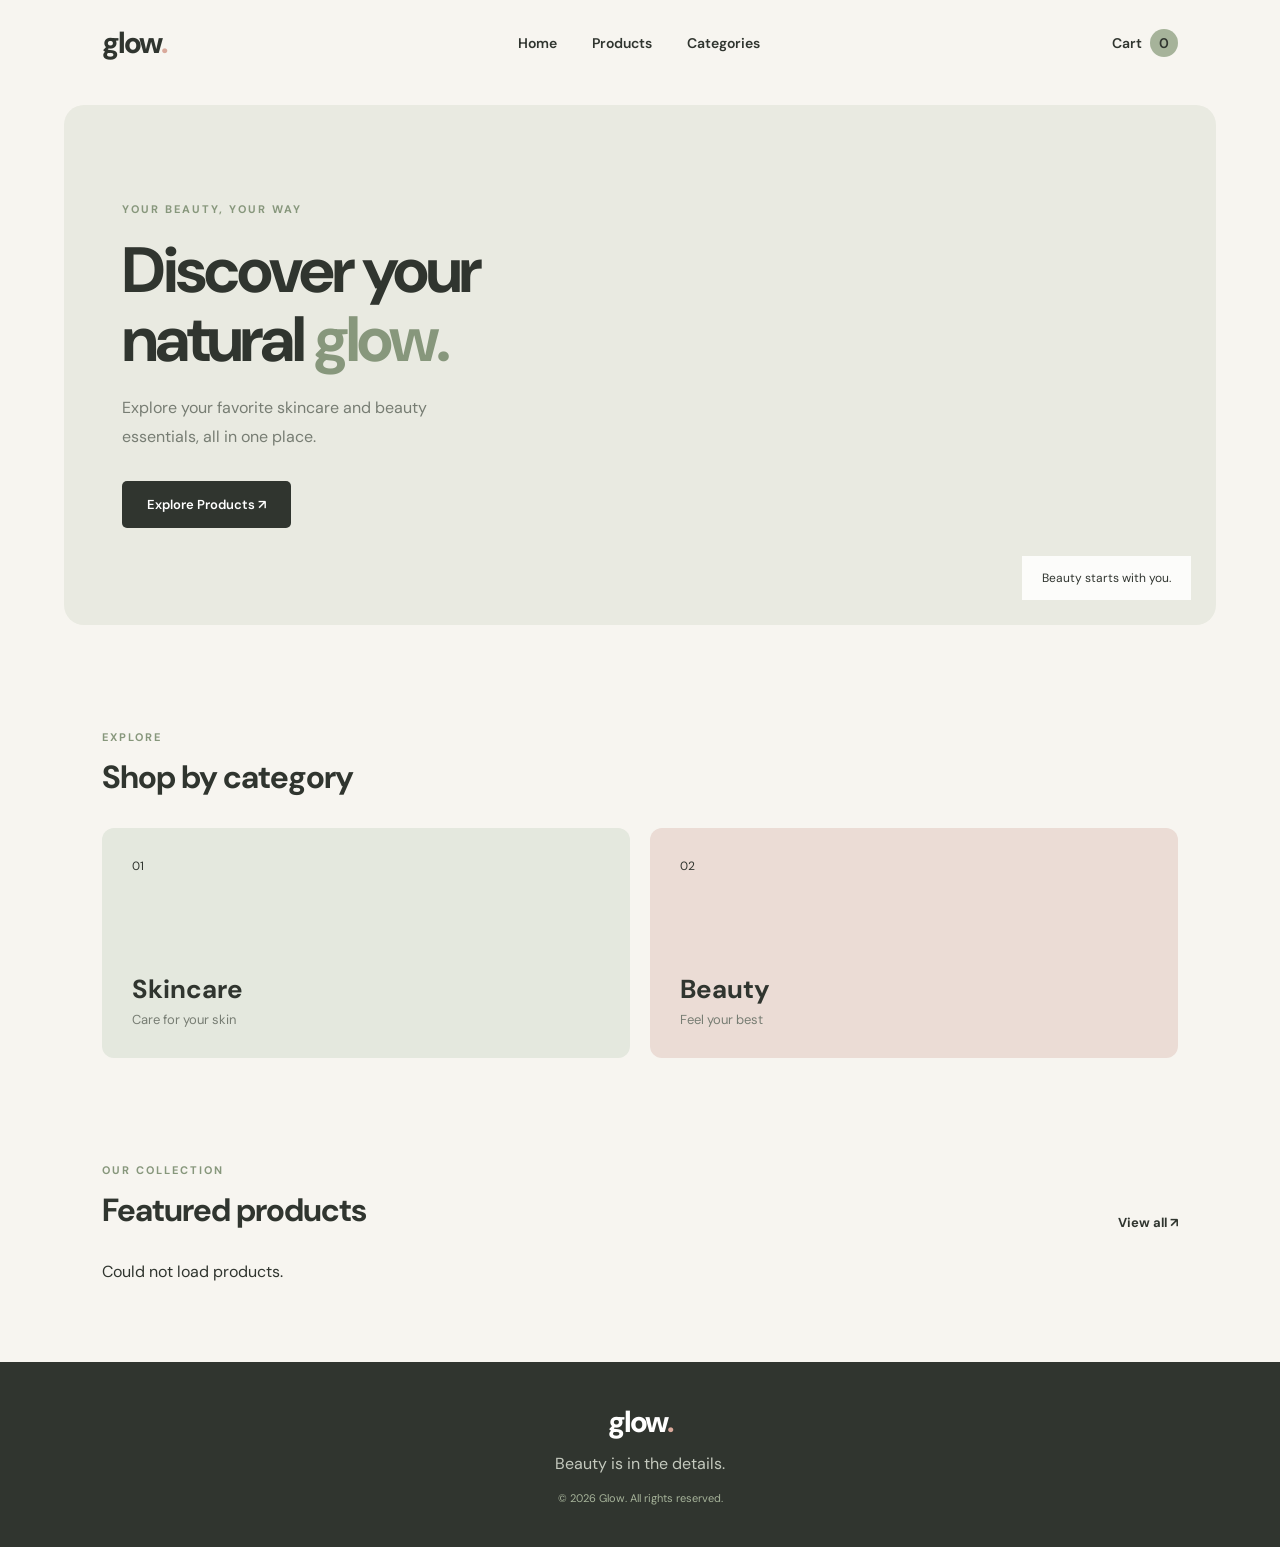
<file: index.html>
<!DOCTYPE html>
<html lang="en">
<head>
    <meta charset="UTF-8">
    <meta name="viewport" content="width=device-width, initial-scale=1.0">
    <title>Glow - Beauty Store</title>
    <link rel="stylesheet" href="css/Style.css">
    <link rel="preconnect" href="https://fonts.googleapis.com">
    <link rel="preconnect" href="https://fonts.gstatic.com" crossorigin>
    <link href="https://fonts.googleapis.com/css2?family=DM+Sans:wght@400;500;600;700;800&display=swap" rel="stylesheet">
</head>
<body>

    <header class="navbar">
        <a href="index.html" class="logo">glow<span>.</span></a>

        <nav>
            <a href="index.html">Home</a>
            <a href="products.html">Products</a>
            <a href="#categories">Categories</a>
        </nav>

        <a href="cart.html" class="cart-link">Cart <span>0</span></a>
    </header>

    <main>
        <section class="hero">
            <div class="hero-content">
                <span class="eyebrow">YOUR BEAUTY, YOUR WAY</span>
                <h1>Discover your<br>natural <span>glow.</span></h1>
                <p>Explore your favorite skincare and beauty essentials, all in one place.</p>
                <a href="products.html" class="primary-btn">Explore Products ↗</a>
            </div>

            <div class="hero-image">
                <div class="image-label">Beauty starts with you.</div>
            </div>
        </section>

        <section class="categories" id="categories">
            <div class="section-heading">
                <div>
                    <span class="eyebrow">EXPLORE</span>
                    <h2>Shop by category</h2>
                </div>
            </div>

            <div class="category-grid">
                <a href="products.html" class="category-card skin">
                    <span>01</span>
                    <h3>Skincare</h3>
                    <p>Care for your skin</p>
                </a>

                <a href="products.html" class="category-card beauty">
                    <span>02</span>
                    <h3>Beauty</h3>
                    <p>Feel your best</p>
                </a>
            </div>
        </section>

        <section class="featured">
            <div class="section-heading">
                <div>
                    <span class="eyebrow">OUR COLLECTION</span>
                    <h2>Featured products</h2>
                </div>
                <a href="products.html" class="view-all">View all ↗</a>
            </div>

            <div id="products-container" class="products-grid">
                <p>Loading products...</p>
            </div>
        </section>
    </main>

    <footer>
        <a href="index.html" class="logo">glow<span>.</span></a>
        <p>Beauty is in the details.</p>
        <small>© 2026 Glow. All rights reserved.</small>
    </footer>

    <script src="js/Js.js"></script>
</body>
</html>
</file>
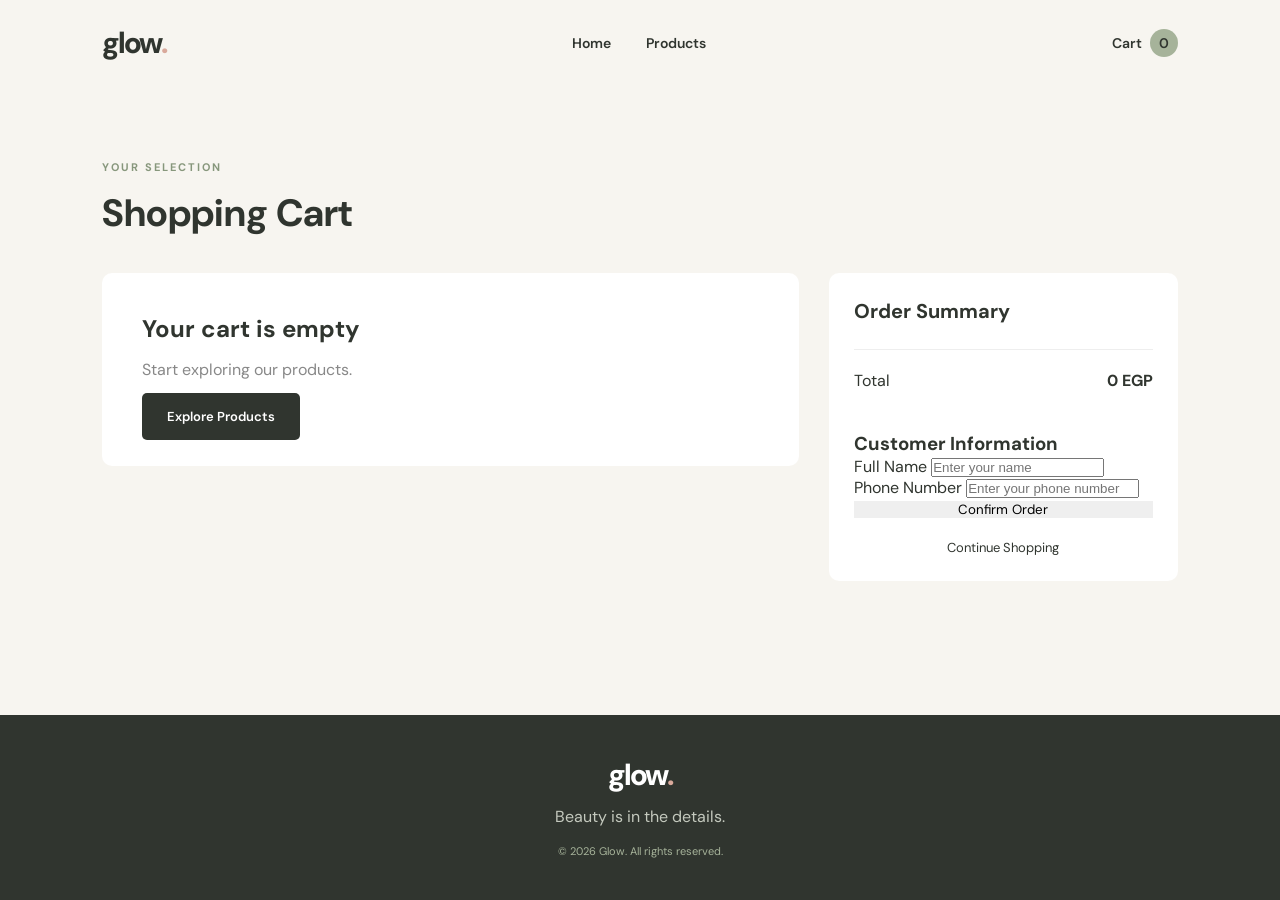
<file: cart.html>
<!DOCTYPE html>
<html lang="en">
<head>
    <meta charset="UTF-8">
    <meta name="viewport" content="width=device-width, initial-scale=1.0">
    <title>My Cart | Glow</title>
    <link rel="stylesheet" href="css/Style.css">
    <link href="https://fonts.googleapis.com/css2?family=DM+Sans:wght@400;500;600;700;800&display=swap" rel="stylesheet">
</head>
<body>

    <header class="navbar">
        <a href="index.html" class="logo">glow<span>.</span></a>

        <nav>
            <a href="index.html">Home</a>
            <a href="products.html">Products</a>
        </nav>

        <a href="cart.html" class="cart-link">
            Cart <span id="cart-count">0</span>
        </a>
    </header>

    <main class="cart-page">
        <span class="eyebrow">YOUR SELECTION</span>
        <h1>Shopping Cart</h1>

        <div class="cart-layout">
            <div id="cart-items">
                <p>Loading cart...</p>
            </div>

            <div class="cart-summary">
                <h2>Order Summary</h2>

                <div class="summary-line">
                    <span>Total</span>
                    <strong id="cart-total">0 EGP</strong>
                </div>

                <div class="checkout-form">
                    <h3>Customer Information</h3>

                    <form id="checkout-form">

                        <label for="customer-name">Full Name</label>
                        <input
                            type="text"
                            id="customer-name"
                            placeholder="Enter your name"
                            required
                        >
                            <br>
                        <label for="customer-phone">Phone Number</label>
                        <input
                            type="tel"
                            id="customer-phone"
                            placeholder="Enter your phone number"
                            required
                        >

                        <button type="submit" id="checkout-btn">
                            Confirm Order
                        </button>

                    </form>
                </div>

                <a href="products.html" class="continue-shopping">
                    Continue Shopping
                </a>
            </div>

        </div>
    </main>

    <footer>
        <a href="index.html" class="logo">glow<span>.</span></a>
        <p>Beauty is in the details.</p>
        <small>© 2026 Glow. All rights reserved.</small>
    </footer>

    <script src="js/Js.js"></script>
</body>
</html>
</file>
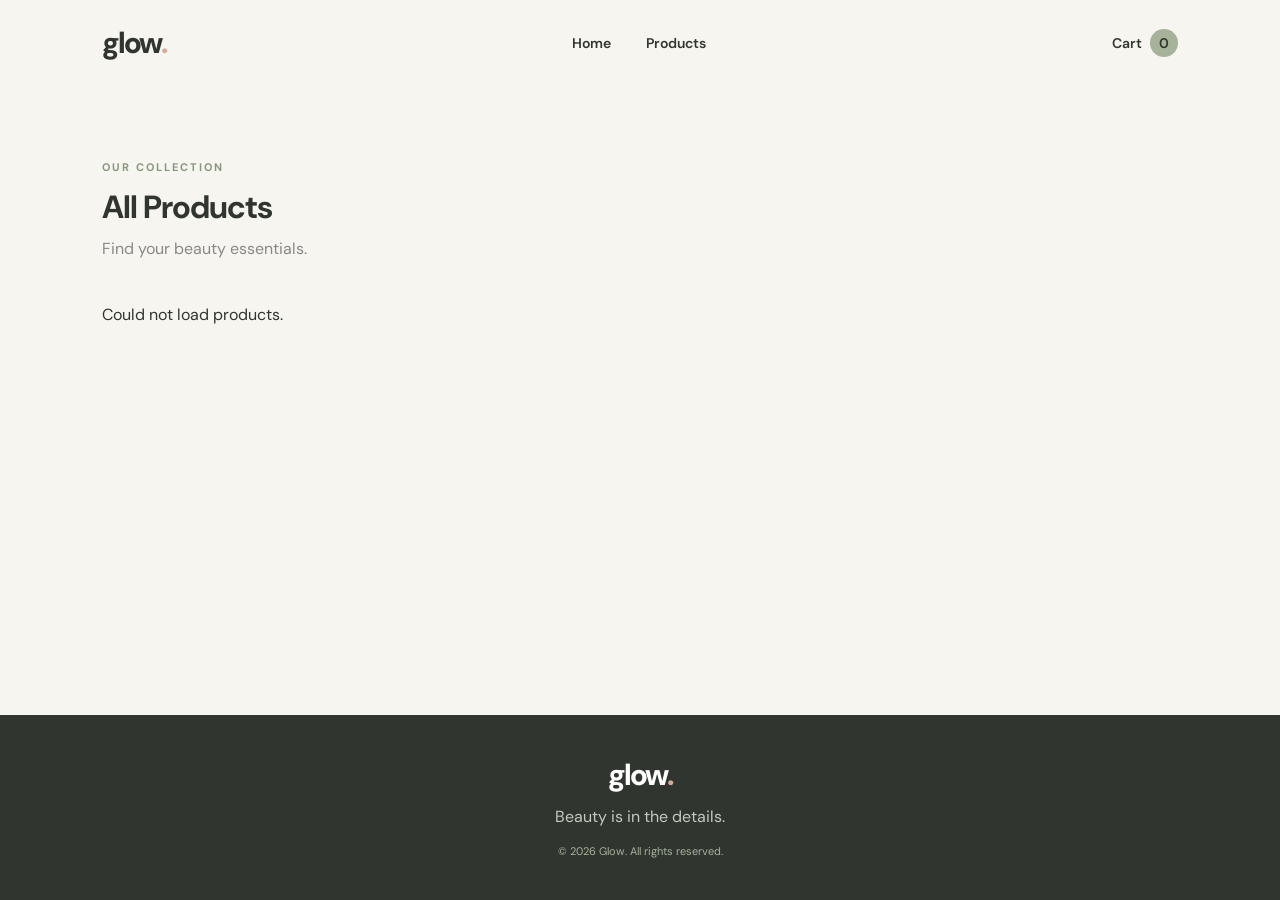
<file: products.html>
<!DOCTYPE html>
<html lang="en">
<head>
    <meta charset="UTF-8">
    <meta name="viewport" content="width=device-width, initial-scale=1.0">
    <title>Products | Glow</title>
    <link rel="stylesheet" href="css/Style.css">
    <link rel="preconnect" href="https://fonts.googleapis.com">
    <link href="https://fonts.googleapis.com/css2?family=DM+Sans:wght@400;500;600;700;800&display=swap" rel="stylesheet">
</head>
<body>

    <header class="navbar">
        <a href="index.html" class="logo">glow<span>.</span></a>

        <nav>
            <a href="index.html">Home</a>
            <a href="products.html">Products</a>
        </nav>

        <a href="cart.html" class="cart-link">
            Cart <span id="cart-count">0</span>
        </a>
    </header>

    <main class="products-page">
        <div class="section-heading">
            <div>
                <span class="eyebrow">OUR COLLECTION</span>
                <h2>All Products</h2>
                <p>Find your beauty essentials.</p>
            </div>
        </div>

        <div id="products-container" class="products-grid">
            <p>Loading products...</p>
        </div>
    </main>

    <footer>
        <a href="index.html" class="logo">glow<span>.</span></a>
        <p>Beauty is in the details.</p>
        <small>© 2026 Glow. All rights reserved.</small>
    </footer>

    <script src="js/Js.js"></script>
</body>
</html>
</file>
<file: css/Style.css>
* {
    margin: 0;
    padding: 0;
    box-sizing: border-box;
}

:root {
    --ivory: #F7F5F0;
    --dark: #30352F;
    --sage: #A6B39A;
    --peach: #D9A99B;
    --white: #FFFFFF;
}

body {
    font-family: 'DM Sans', sans-serif;
    background: var(--ivory);
    color: var(--dark);
}

a {
    text-decoration: none;
    color: inherit;
}

.navbar {
    height: 85px;
    padding: 0 8%;
    display: flex;
    align-items: center;
    justify-content: space-between;
    background: var(--ivory);
}

.logo {
    font-size: 30px;
    font-weight: 800;
    letter-spacing: -2px;
}

.logo span {
    color: var(--peach);
}

.navbar nav {
    display: flex;
    gap: 35px;
}

.navbar nav a,
.cart-link {
    font-size: 14px;
    font-weight: 600;
}

.navbar nav a:hover {
    color: #87977C;
}

.cart-link span {
    background: var(--sage);
    padding: 5px 9px;
    border-radius: 50%;
    margin-left: 5px;
}

.hero {
    margin: 20px 5% 80px;
    min-height: 520px;
    display: grid;
    grid-template-columns: 1fr 1fr;
    background: #E9EAE1;
    border-radius: 20px;
    overflow: hidden;
}

.hero-content {
    padding: 80px 10%;
    display: flex;
    flex-direction: column;
    align-items: flex-start;
    justify-content: center;
}

.eyebrow {
    color: #87977C;
    font-size: 11px;
    font-weight: 700;
    letter-spacing: 2px;
}

.hero h1 {
    font-size: clamp(45px, 5vw, 70px);
    line-height: 1.08;
    margin: 20px 0;
    letter-spacing: -3px;
}

.hero h1 span {
    color: #87977C;
}

.hero p {
    max-width: 370px;
    color: #777D73;
    line-height: 1.8;
    margin-bottom: 30px;
}

.primary-btn {
    background: var(--dark);
    color: white;
    padding: 15px 25px;
    border-radius: 5px;
    font-size: 13px;
    font-weight: 600;
    transition: 0.3s;
}

.primary-btn:hover {
    background: #87977C;
}

.hero-image {
    background:
        linear-gradient(90deg, rgba(233,234,225,0.1), transparent),
        url("https://images.unsplash.com/photo-1608248543803-ba4f8c70ae0b?w=1000") center/cover;
    position: relative;
}

.image-label {
    position: absolute;
    bottom: 25px;
    right: 25px;
    background: rgba(255,255,255,0.85);
    padding: 14px 20px;
    font-size: 12px;
}

.categories,
.featured {
    padding: 20px 8% 80px;
}

.section-heading {
    display: flex;
    justify-content: space-between;
    align-items: end;
    margin-bottom: 30px;
}

.section-heading h2 {
    font-size: 32px;
    margin-top: 10px;
    letter-spacing: -1px;
}

.category-grid {
    display: grid;
    grid-template-columns: 1fr 1fr;
    gap: 20px;
}

.category-card {
    min-height: 230px;
    padding: 30px;
    border-radius: 12px;
    display: flex;
    flex-direction: column;
    justify-content: end;
    transition: 0.3s;
}

.category-card:hover {
    transform: translateY(-5px);
}

.category-card.skin {
    background: #E4E8DE;
}

.category-card.beauty {
    background: #EBDCD5;
}

.category-card span {
    font-size: 12px;
    margin-bottom: auto;
}

.category-card h3 {
    font-size: 26px;
}

.category-card p {
    font-size: 13px;
    margin-top: 5px;
    color: #777D73;
}

.view-all {
    font-size: 13px;
    font-weight: 700;
}

.products-grid {
    display: grid;
    grid-template-columns: repeat(3, 1fr);
    gap: 22px;
}

.product-card {
    background: white;
    border-radius: 10px;
    overflow: hidden;
}

.product-card img {
    width: 100%;
    height: 260px;
    object-fit: cover;
    background: #E9EAE1;
}

.product-info {
    padding: 18px;
}

.product-info h3 {
    font-size: 17px;
    margin-bottom: 8px;
}

.product-info p {
    color: #888;
    font-size: 13px;
    margin-bottom: 12px;
}

.price {
    font-weight: 700;
}

.old-price {
    color: #999;
    text-decoration: line-through;
    font-size: 13px;
    margin-left: 8px;
}

footer {
    padding: 40px 8%;
    background: var(--dark);
    color: white;
    text-align: center;
}

footer p {
    margin: 12px 0;
    color: #C4C9BE;
}

footer small {
    font-size: 11px;
    color: #A6B39A;
}

@media (max-width: 768px) {
    .navbar {
        padding: 0 5%;
    }

    .navbar nav {
        gap: 12px;
    }

    .navbar nav a {
        font-size: 12px;
    }

    .hero {
        grid-template-columns: 1fr;
        margin: 10px 4% 50px;
    }

    .hero-content {
        padding: 55px 8%;
    }

    .hero-image {
        min-height: 300px;
    }

    .categories,
    .featured {
        padding: 20px 5% 50px;
    }

    .category-grid {
        grid-template-columns: 1fr;
    }

    .products-grid {
        grid-template-columns: repeat(2, 1fr);
        gap: 12px;
    }

    .product-card img {
        height: 180px;
    }
}

@media (max-width: 420px) {
    .navbar nav {
        gap: 8px;
    }

    .navbar nav a {
        font-size: 10px;
    }

    .logo {
        font-size: 24px;
    }

    .products-grid {
        grid-template-columns: 1fr;
    }
}

.products-page {
    padding: 70px 8% 100px;
    min-height: 70vh;
}

.products-page .section-heading {
    margin-bottom: 45px;
}

.products-page .section-heading p {
    color: #888;
    margin-top: 10px;
}

@media (max-width: 768px) {
    .products-page {
        padding: 45px 5% 70px;
    }
}

.add-cart-btn {
    width: 100%;
    padding: 12px;
    margin-top: 15px;
    background: #30352F;
    color: white;
    border: none;
    border-radius: 5px;
    font-family: inherit;
    font-weight: 600;
    cursor: pointer;
    transition: 0.3s;
}

.add-cart-btn:hover {
    background: #87977C;
}

.cart-page {
    padding: 70px 8% 100px;
    min-height: 70vh;
}

.cart-page h1 {
    font-size: 38px;
    margin: 12px 0 35px;
}

.cart-layout {
    display: grid;
    grid-template-columns: 2fr 1fr;
    gap: 30px;
    align-items: start;
}

.cart-item {
    background: white;
    padding: 22px;
    margin-bottom: 15px;
    border-radius: 10px;
    display: flex;
    align-items: center;
    justify-content: space-between;
    gap: 15px;
}

.cart-item-info h3 {
    font-size: 16px;
    margin-bottom: 8px;
}

.cart-item-info p {
    color: #87977C;
    font-weight: 600;
}

.quantity-controls {
    display: flex;
    align-items: center;
    gap: 12px;
}

.quantity-controls button {
    width: 30px;
    height: 30px;
    border: none;
    background: #E9EAE1;
    cursor: pointer;
    border-radius: 5px;
    font-size: 18px;
}

.remove-btn {
    border: none;
    background: none;
    color: #B66D60;
    cursor: pointer;
    font-family: inherit;
}

.cart-summary {
    background: white;
    padding: 25px;
    border-radius: 10px;
}

.cart-summary h2 {
    font-size: 20px;
    margin-bottom: 25px;
}

.summary-line {
    display: flex;
    justify-content: space-between;
    padding: 20px 0;
    border-top: 1px solid #eee;
    margin-bottom: 20px;
}

#checkout-btn {
    width: 100%;
    border: none;
    cursor: pointer;
    font-family: inherit;
}

.continue-shopping {
    display: block;
    text-align: center;
    margin-top: 20px;
    font-size: 13px;
}

.empty-cart {
    background: white;
    padding: 40px;
    border-radius: 10px;
}

.empty-cart p {
    margin: 15px 0 25px;
    color: #888;
}

@media (max-width: 768px) {
    .cart-layout {
        grid-template-columns: 1fr;
    }

    .cart-page {
        padding: 45px 5%;
    }

    .cart-item {
        flex-wrap: wrap;
    }
}
</file>
